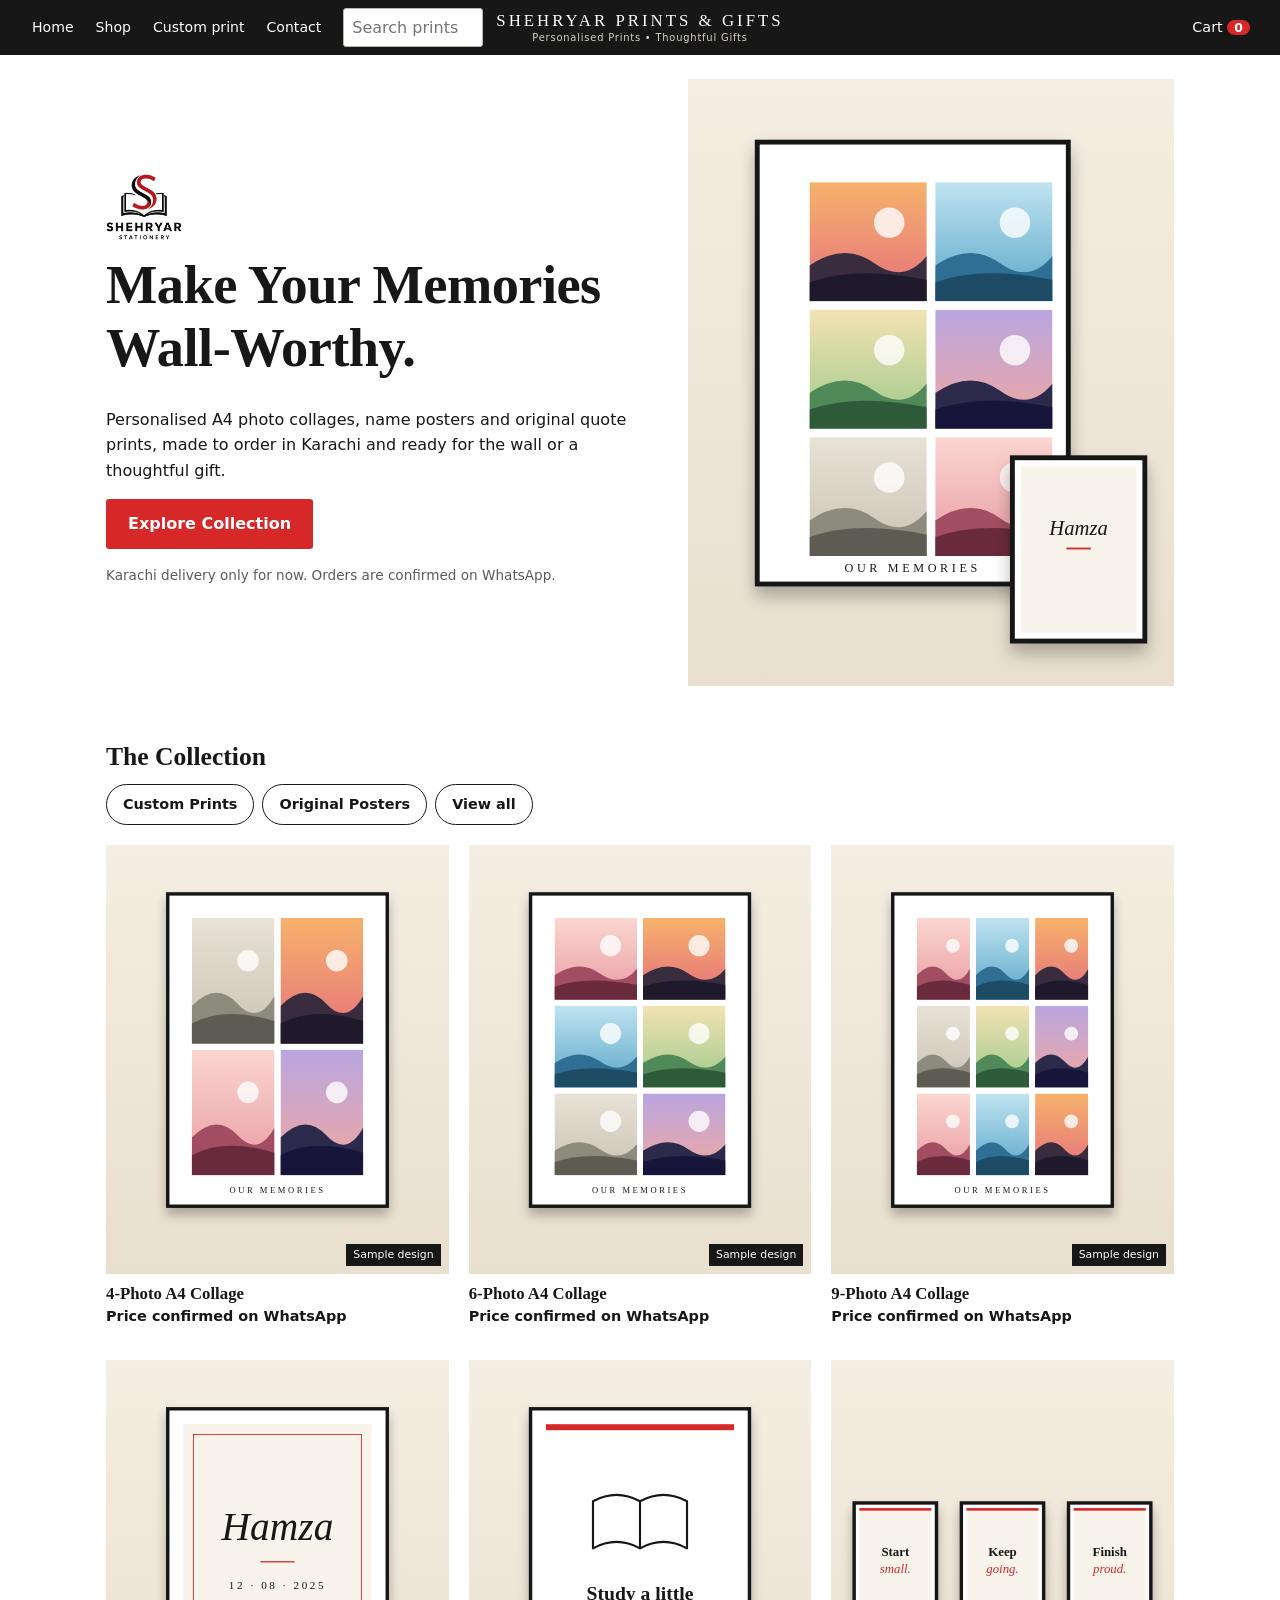
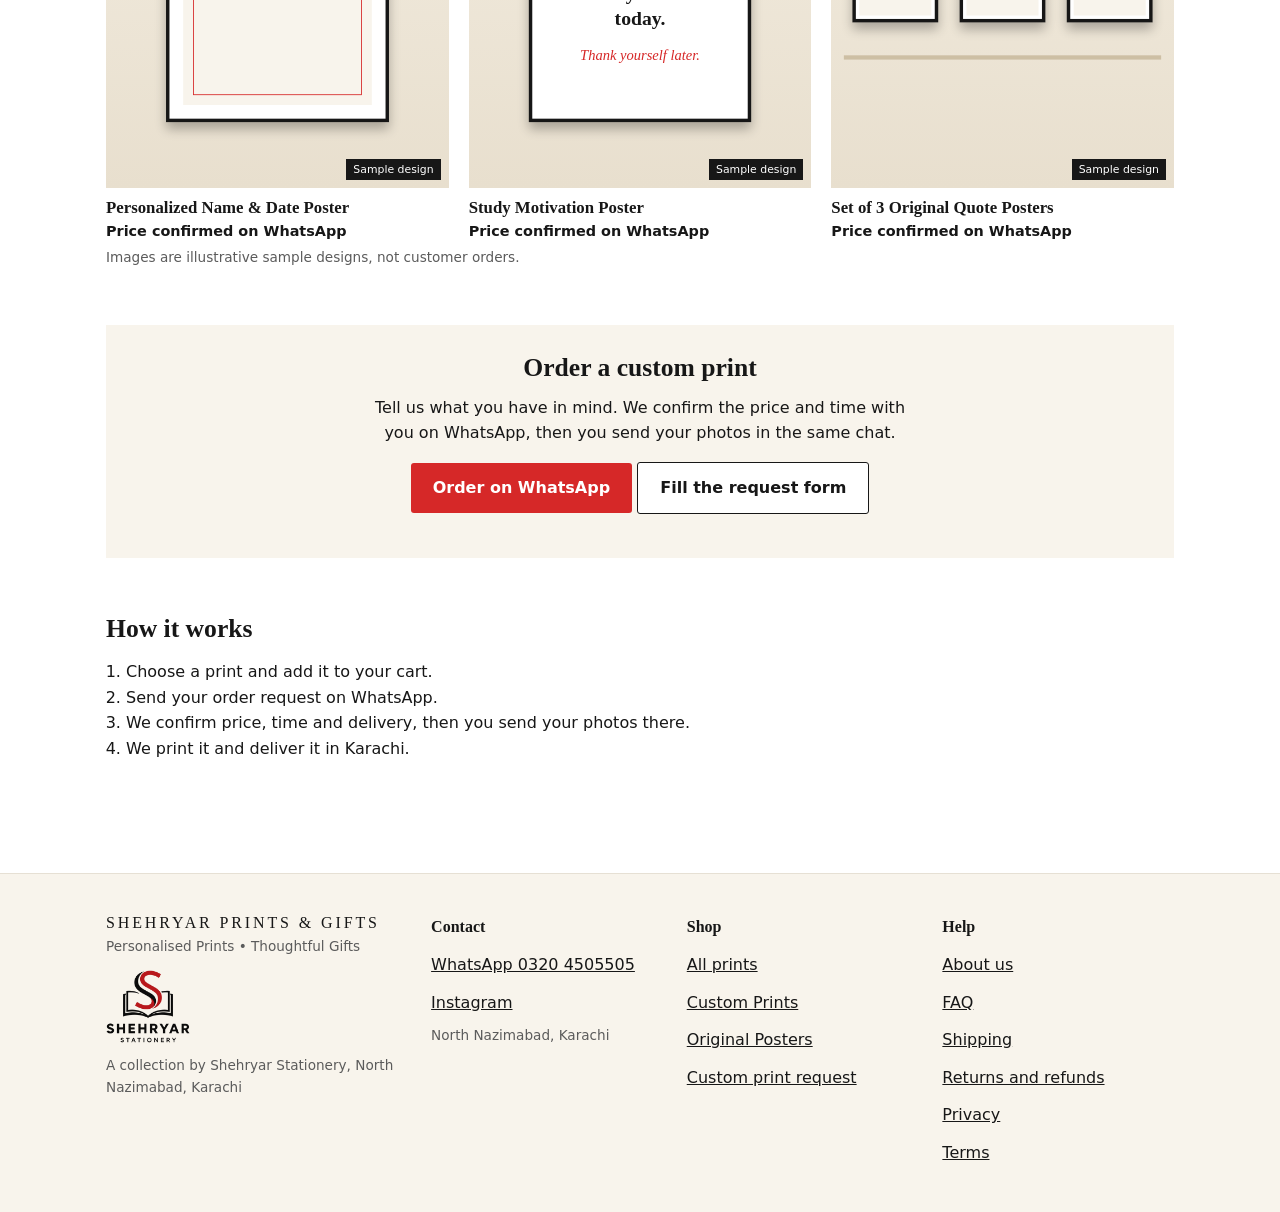
<file: index.html>
<!doctype html>
<html lang="en"><head><meta charset="utf-8"><meta name="viewport" content="width=device-width,initial-scale=1"><title>Shehryar Prints &amp; Gifts | Shehryar Stationery</title><meta name="description" content="Made-to-order A4 photo collages and original quote posters in Karachi."><link rel="icon" href="logo-sm.png"><link rel="stylesheet" href="styles.css"></head>
<body data-page="home"><main id="main"><noscript>Please turn on JavaScript to use this shop.</noscript></main><script src="data.js"></script><script src="app.js"></script></body></html>
</file>
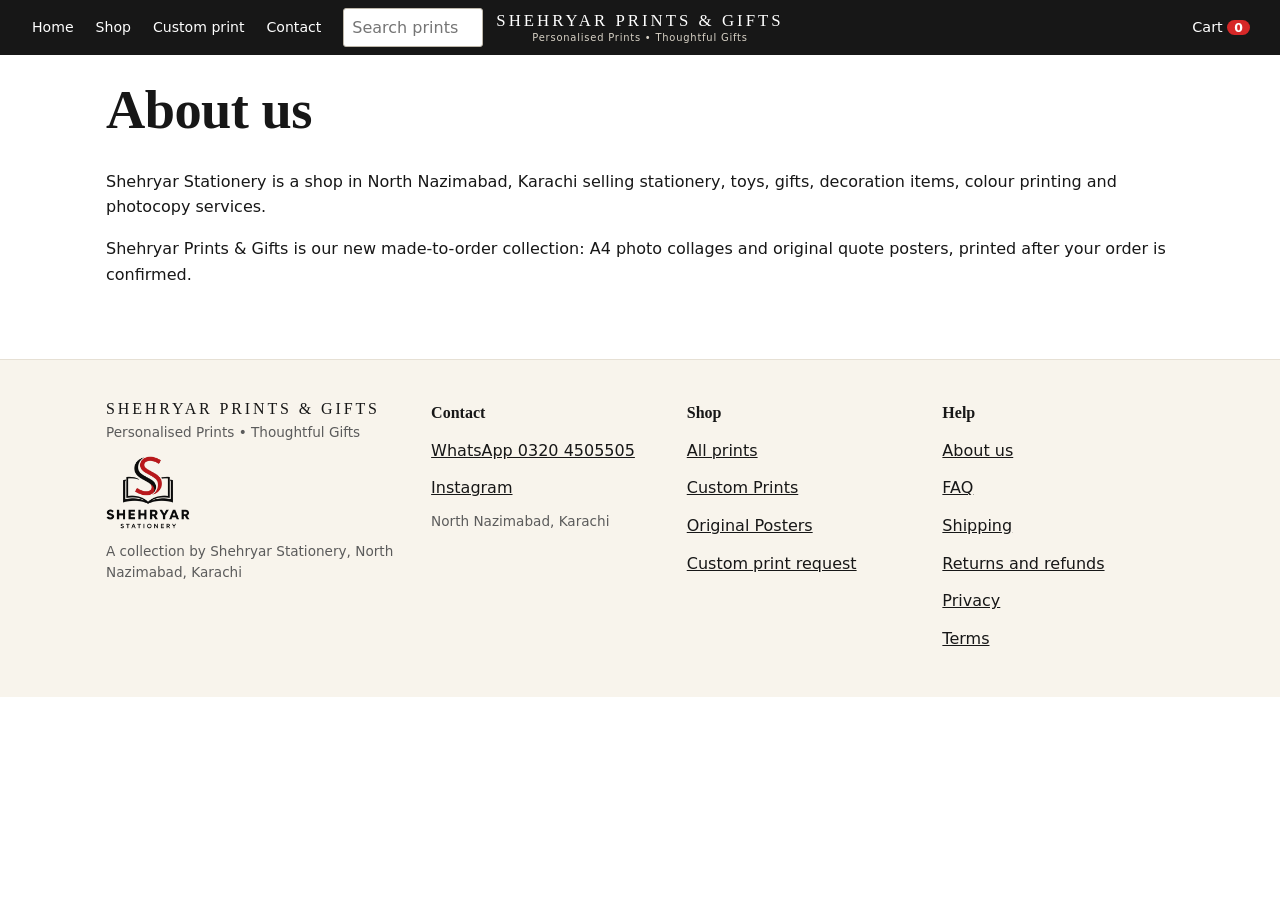
<file: about.html>
<!doctype html>
<html lang="en"><head><meta charset="utf-8"><meta name="viewport" content="width=device-width,initial-scale=1"><title>Shehryar Prints &amp; Gifts | Shehryar Stationery</title><meta name="description" content="Made-to-order A4 photo collages and original quote posters in Karachi."><link rel="icon" href="logo-sm.png"><link rel="stylesheet" href="styles.css"></head>
<body data-page="about"><main id="main"><noscript>Please turn on JavaScript to use this shop.</noscript></main><script src="data.js"></script><script src="app.js"></script></body></html>
</file>
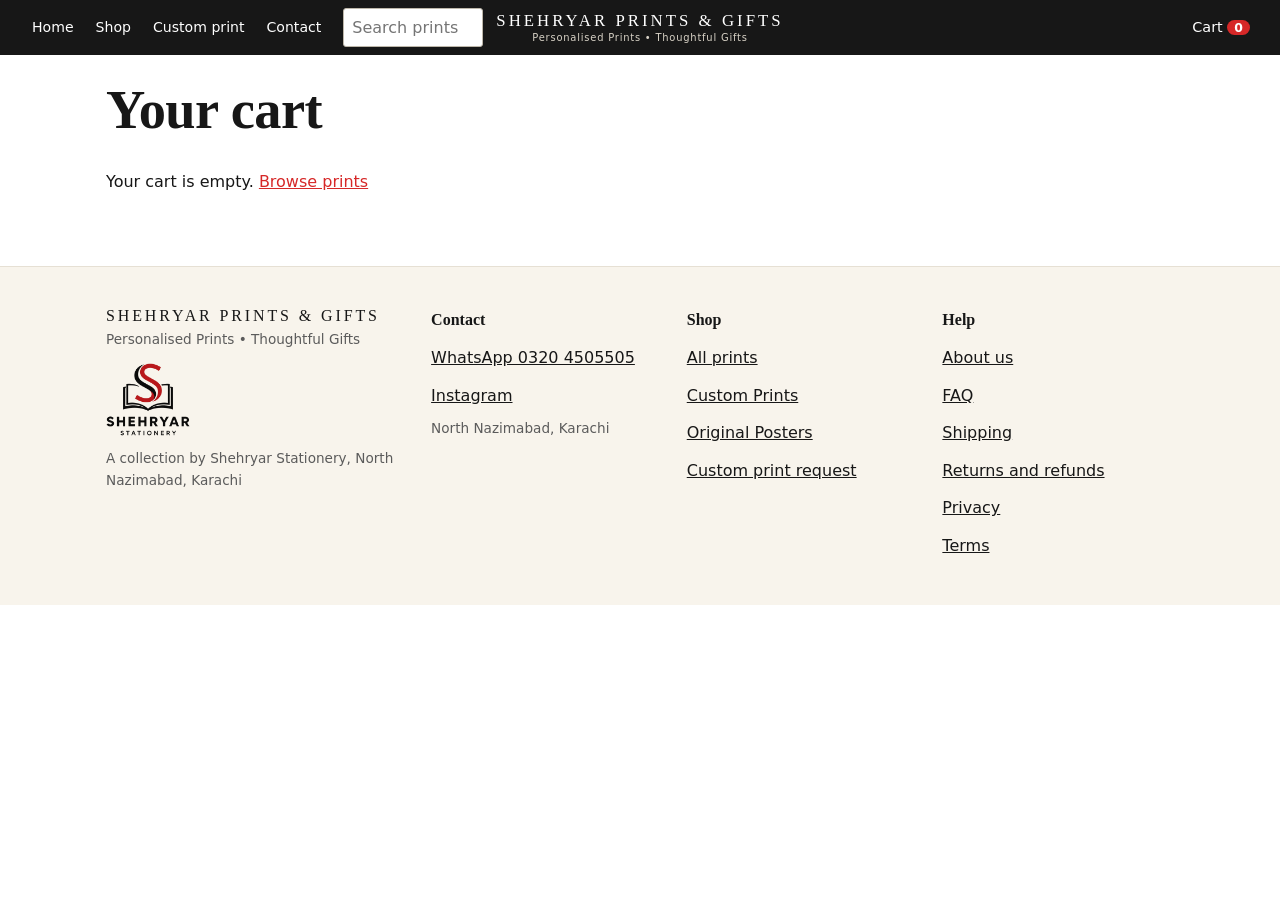
<file: cart.html>
<!doctype html>
<html lang="en"><head><meta charset="utf-8"><meta name="viewport" content="width=device-width,initial-scale=1"><title>Shehryar Prints &amp; Gifts | Shehryar Stationery</title><meta name="description" content="Made-to-order A4 photo collages and original quote posters in Karachi."><link rel="icon" href="logo-sm.png"><link rel="stylesheet" href="styles.css"></head>
<body data-page="cart"><main id="main"><noscript>Please turn on JavaScript to use this shop.</noscript></main><script src="data.js"></script><script src="app.js"></script></body></html>
</file>
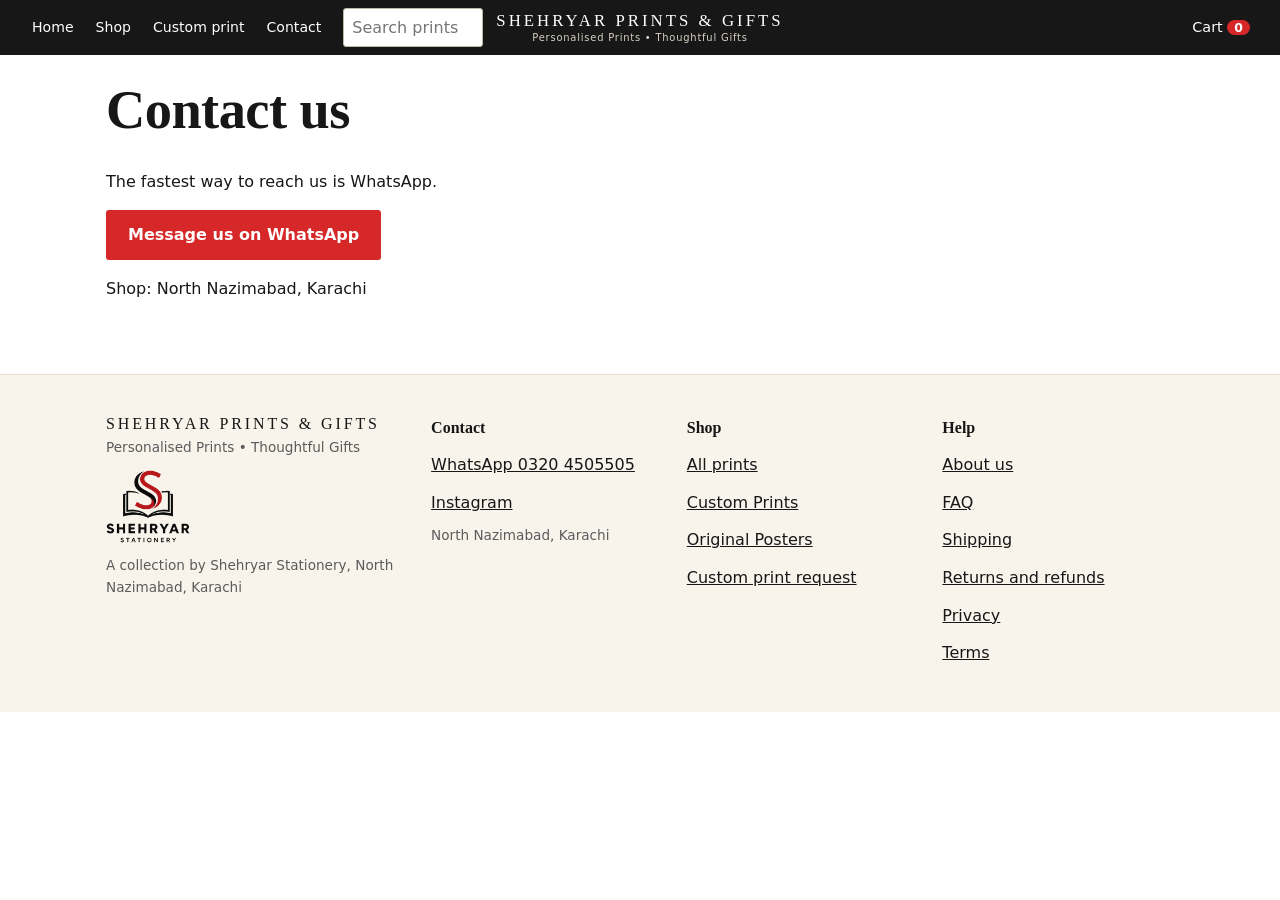
<file: contact.html>
<!doctype html>
<html lang="en"><head><meta charset="utf-8"><meta name="viewport" content="width=device-width,initial-scale=1"><title>Shehryar Prints &amp; Gifts | Shehryar Stationery</title><meta name="description" content="Made-to-order A4 photo collages and original quote posters in Karachi."><link rel="icon" href="logo-sm.png"><link rel="stylesheet" href="styles.css"></head>
<body data-page="contact"><main id="main"><noscript>Please turn on JavaScript to use this shop.</noscript></main><script src="data.js"></script><script src="app.js"></script></body></html>
</file>
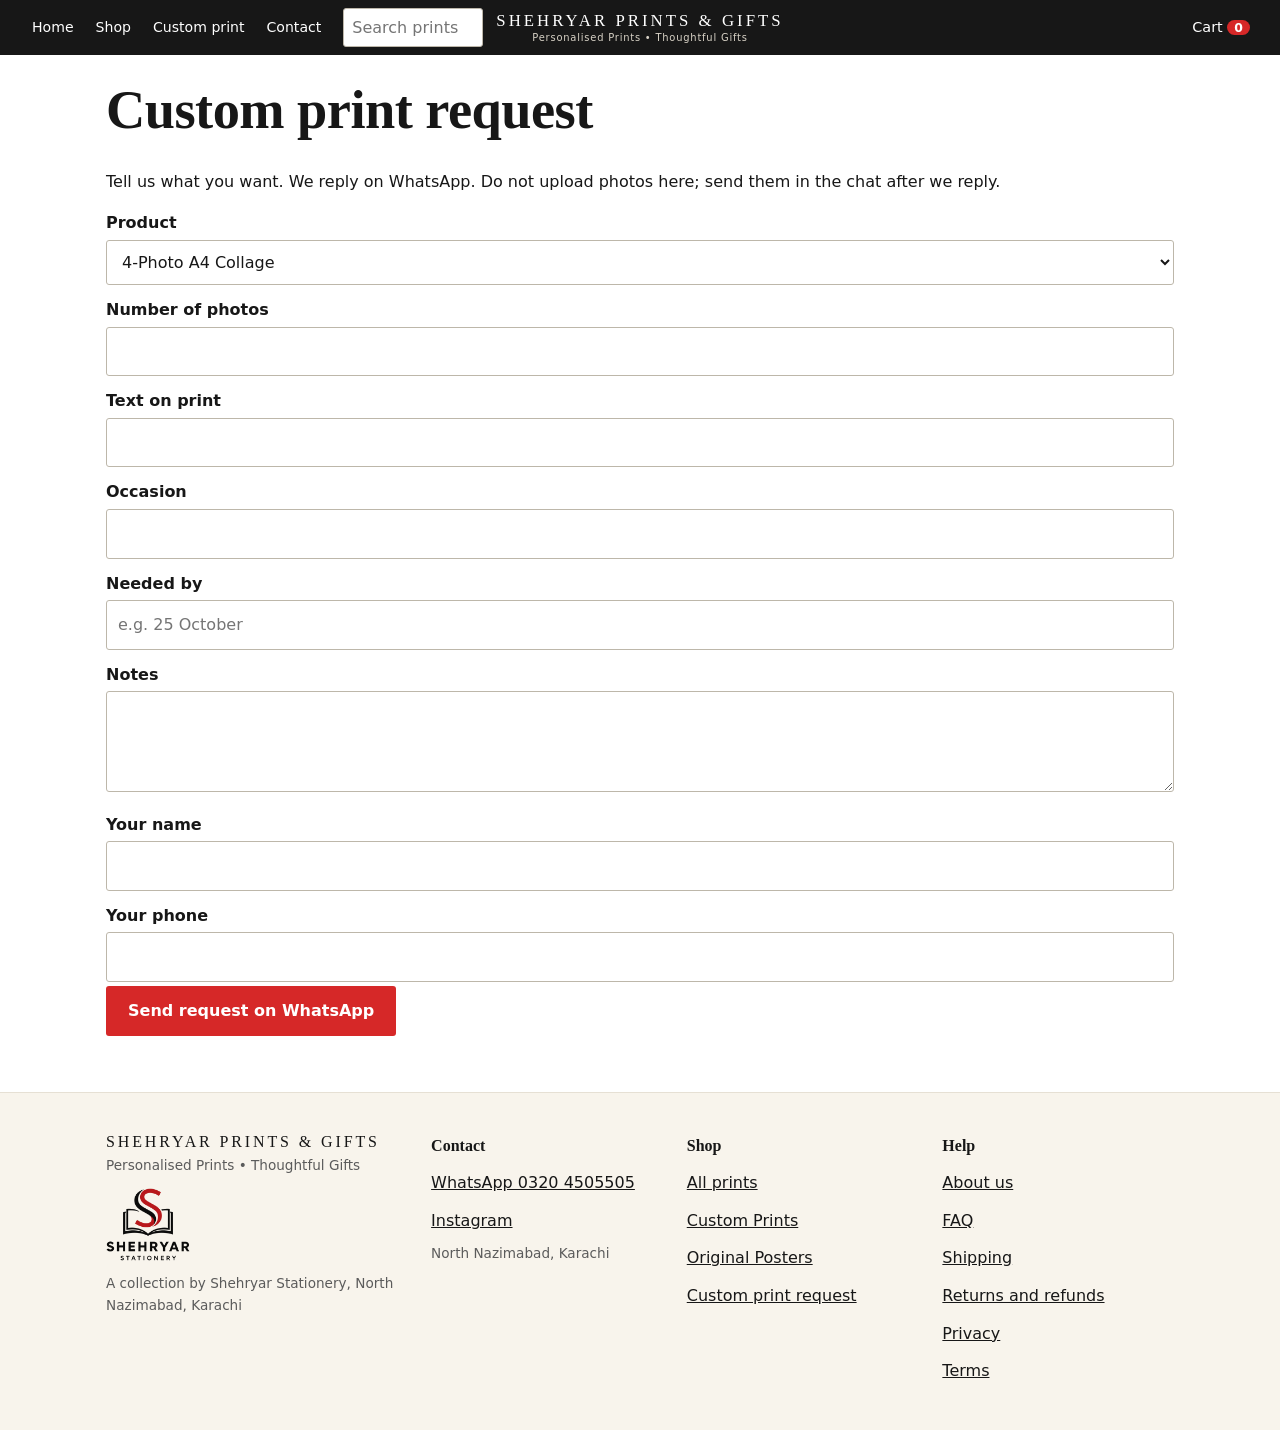
<file: custom.html>
<!doctype html>
<html lang="en"><head><meta charset="utf-8"><meta name="viewport" content="width=device-width,initial-scale=1"><title>Shehryar Prints &amp; Gifts | Shehryar Stationery</title><meta name="description" content="Made-to-order A4 photo collages and original quote posters in Karachi."><link rel="icon" href="logo-sm.png"><link rel="stylesheet" href="styles.css"></head>
<body data-page="custom"><main id="main"><noscript>Please turn on JavaScript to use this shop.</noscript></main><script src="data.js"></script><script src="app.js"></script></body></html>
</file>
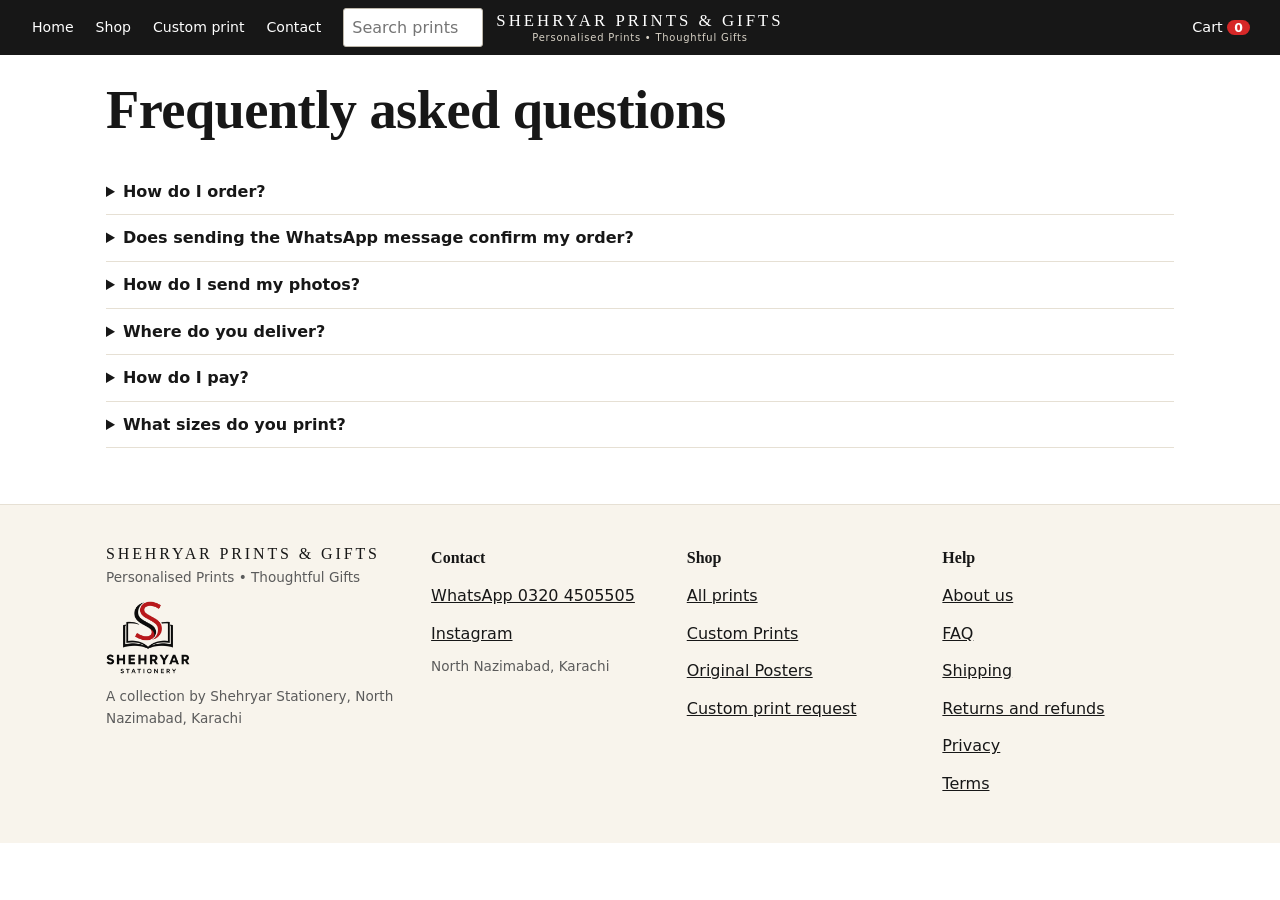
<file: faq.html>
<!doctype html>
<html lang="en"><head><meta charset="utf-8"><meta name="viewport" content="width=device-width,initial-scale=1"><title>Shehryar Prints &amp; Gifts | Shehryar Stationery</title><meta name="description" content="Made-to-order A4 photo collages and original quote posters in Karachi."><link rel="icon" href="logo-sm.png"><link rel="stylesheet" href="styles.css"></head>
<body data-page="faq"><main id="main"><noscript>Please turn on JavaScript to use this shop.</noscript></main><script src="data.js"></script><script src="app.js"></script></body></html>
</file>
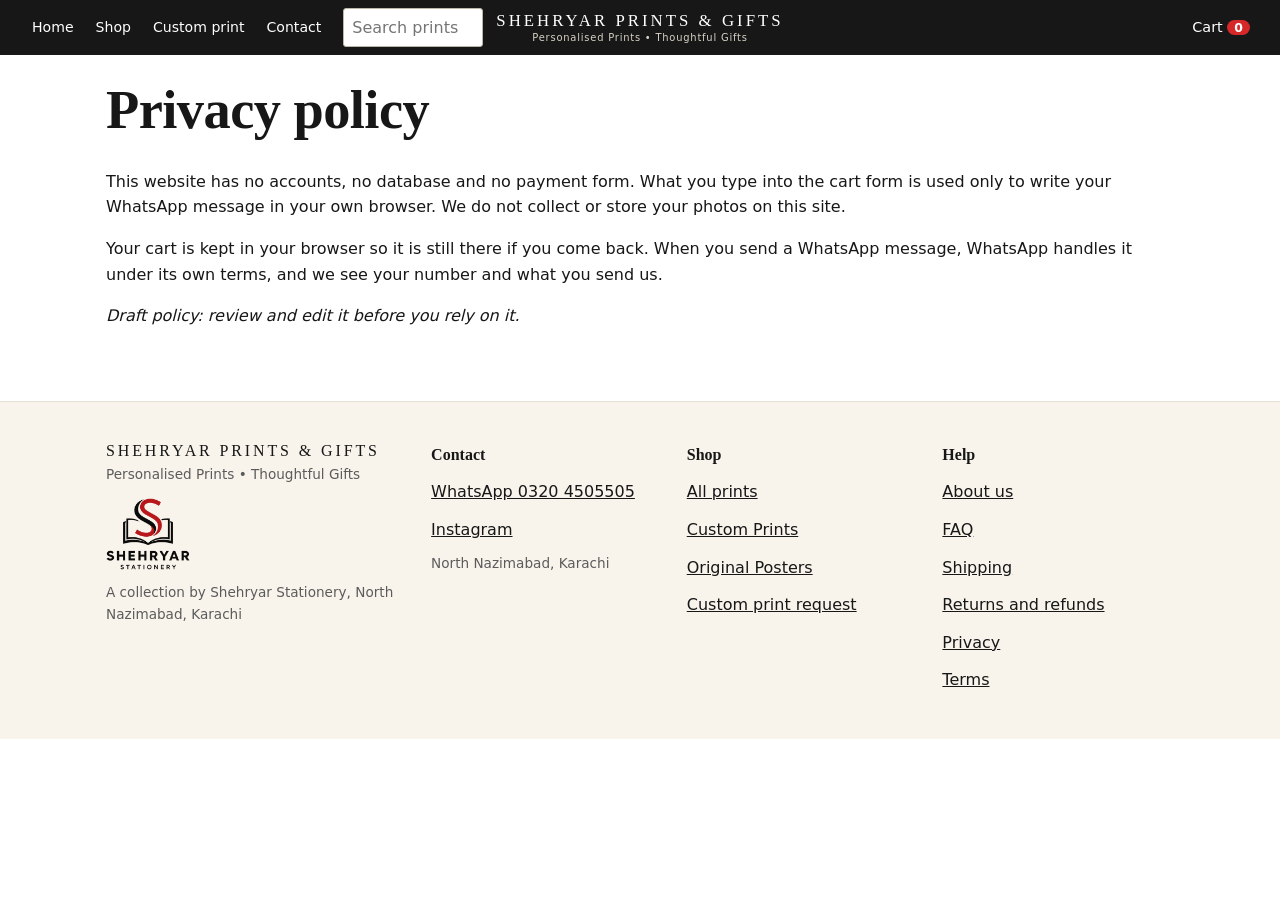
<file: privacy.html>
<!doctype html>
<html lang="en"><head><meta charset="utf-8"><meta name="viewport" content="width=device-width,initial-scale=1"><title>Shehryar Prints &amp; Gifts | Shehryar Stationery</title><meta name="description" content="Made-to-order A4 photo collages and original quote posters in Karachi."><link rel="icon" href="logo-sm.png"><link rel="stylesheet" href="styles.css"></head>
<body data-page="privacy"><main id="main"><noscript>Please turn on JavaScript to use this shop.</noscript></main><script src="data.js"></script><script src="app.js"></script></body></html>
</file>
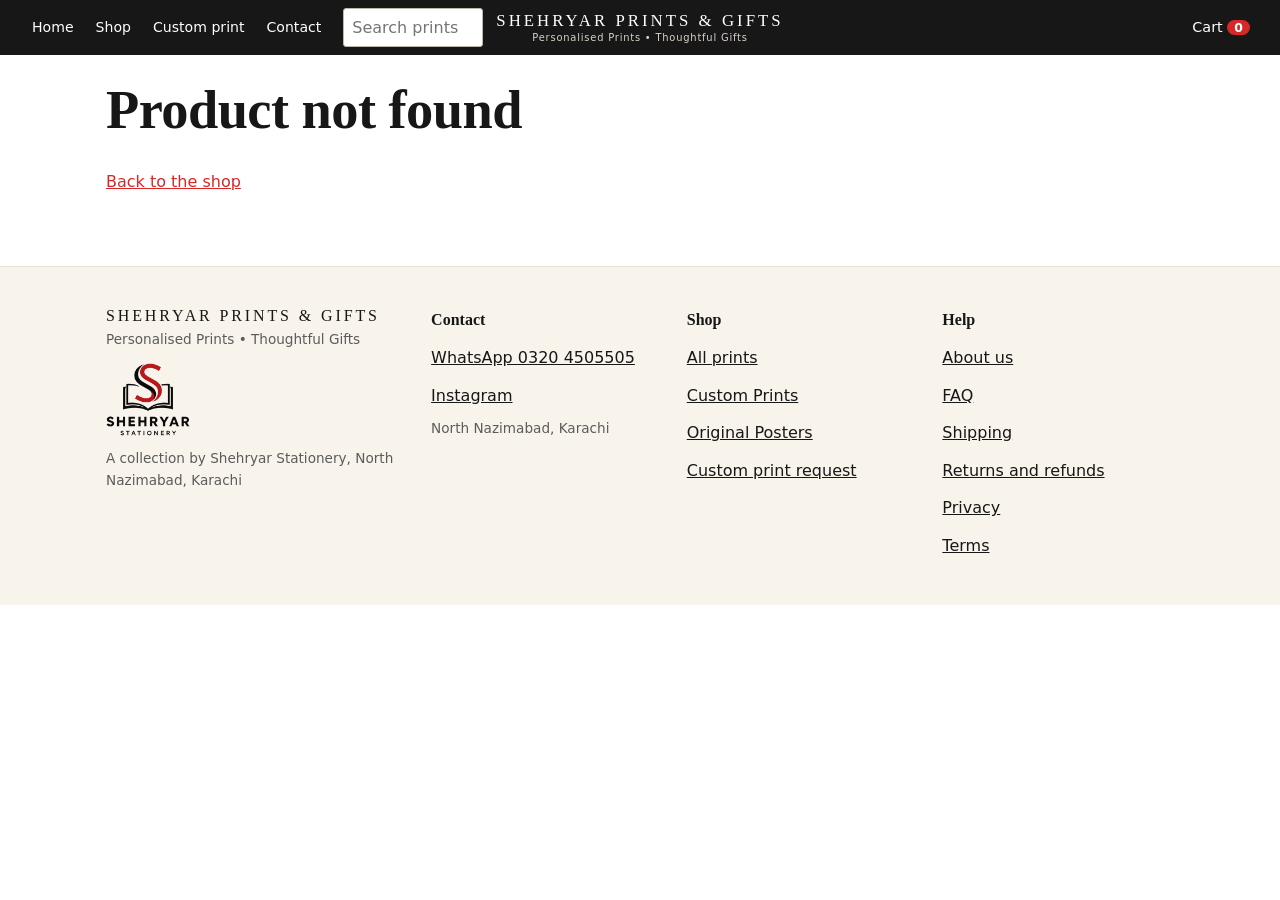
<file: product.html>
<!doctype html>
<html lang="en"><head><meta charset="utf-8"><meta name="viewport" content="width=device-width,initial-scale=1"><title>Shehryar Prints &amp; Gifts | Shehryar Stationery</title><meta name="description" content="Made-to-order A4 photo collages and original quote posters in Karachi."><link rel="icon" href="logo-sm.png"><link rel="stylesheet" href="styles.css"></head>
<body data-page="product"><main id="main"><noscript>Please turn on JavaScript to use this shop.</noscript></main><script src="data.js"></script><script src="app.js"></script></body></html>
</file>
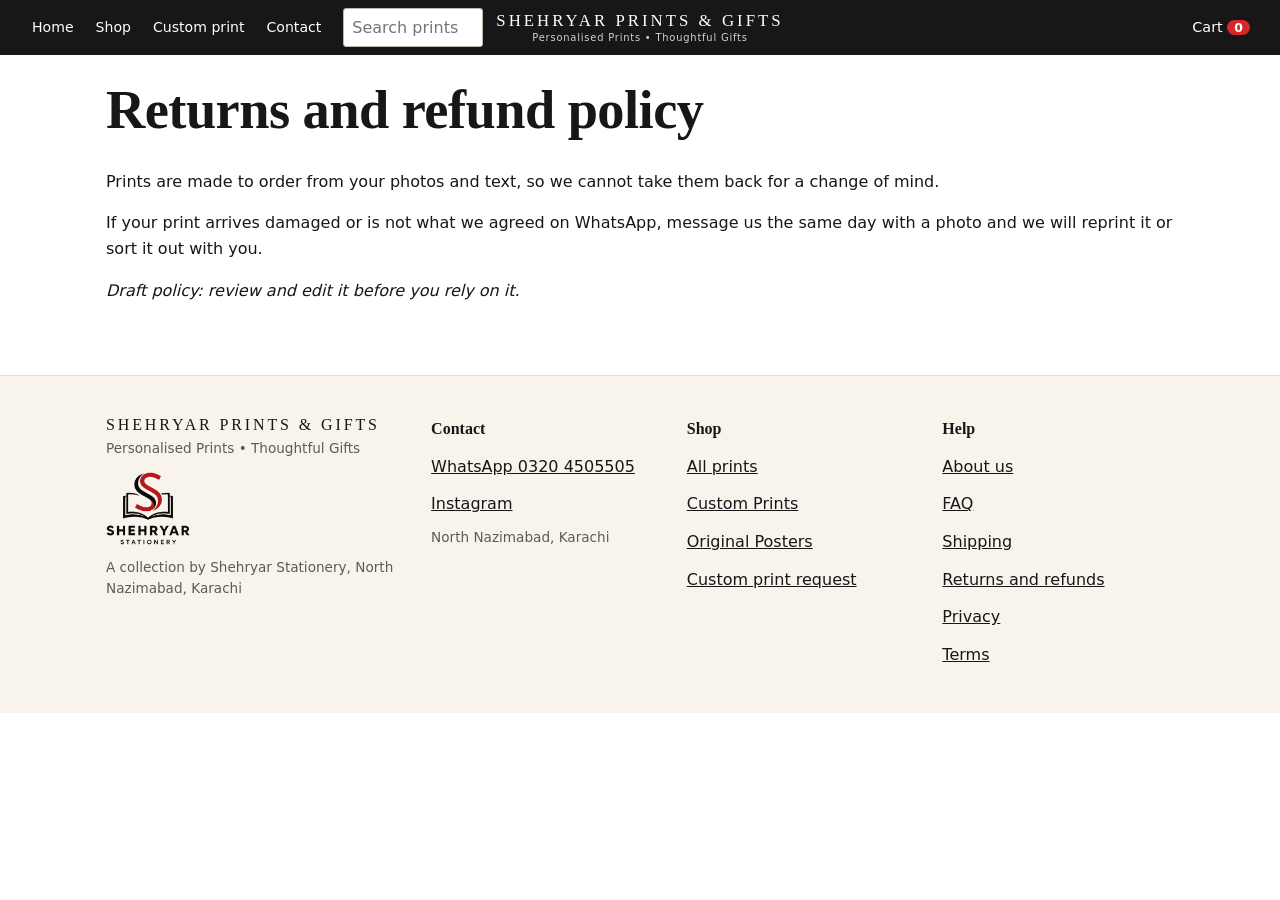
<file: returns.html>
<!doctype html>
<html lang="en"><head><meta charset="utf-8"><meta name="viewport" content="width=device-width,initial-scale=1"><title>Shehryar Prints &amp; Gifts | Shehryar Stationery</title><meta name="description" content="Made-to-order A4 photo collages and original quote posters in Karachi."><link rel="icon" href="logo-sm.png"><link rel="stylesheet" href="styles.css"></head>
<body data-page="returns"><main id="main"><noscript>Please turn on JavaScript to use this shop.</noscript></main><script src="data.js"></script><script src="app.js"></script></body></html>
</file>
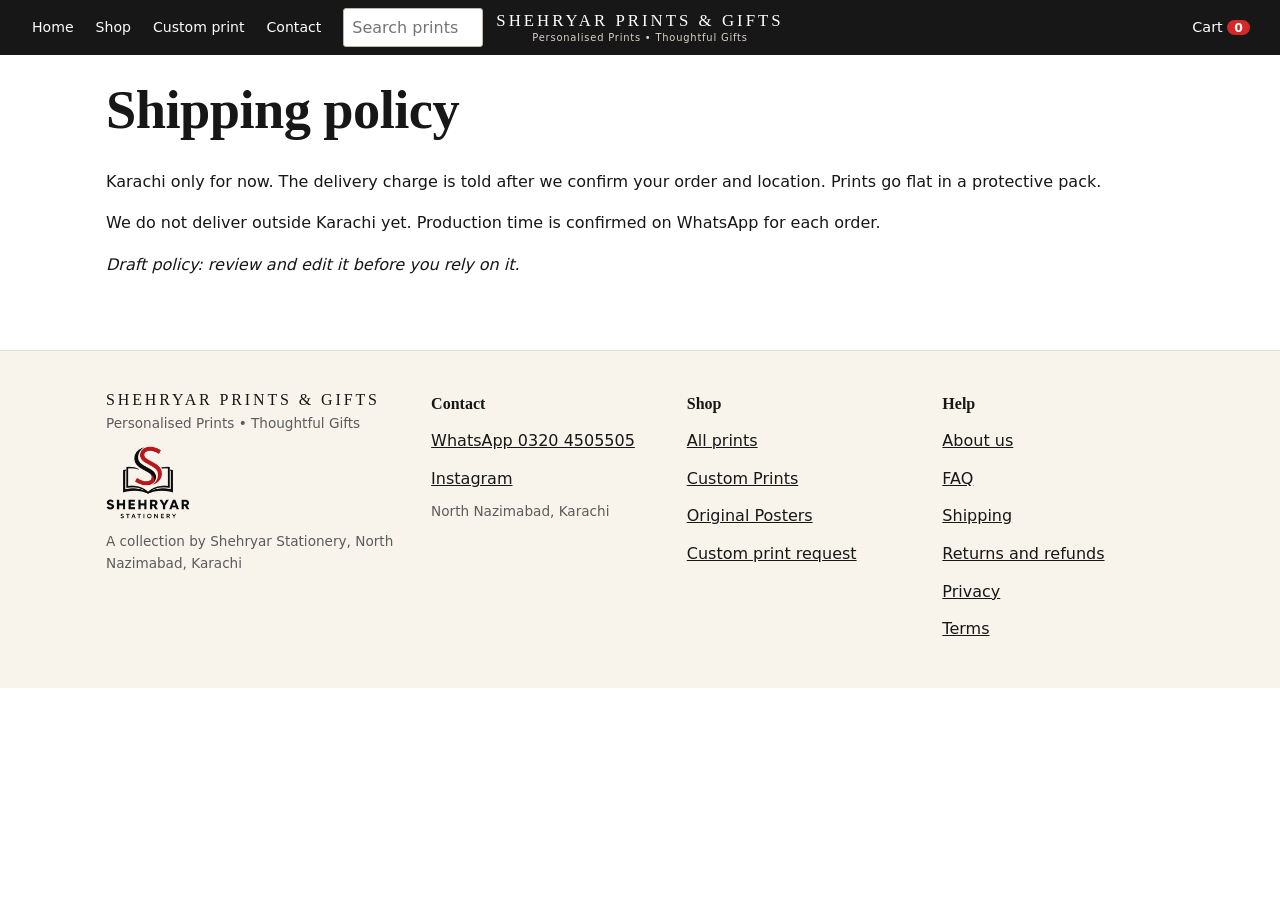
<file: shipping.html>
<!doctype html>
<html lang="en"><head><meta charset="utf-8"><meta name="viewport" content="width=device-width,initial-scale=1"><title>Shehryar Prints &amp; Gifts | Shehryar Stationery</title><meta name="description" content="Made-to-order A4 photo collages and original quote posters in Karachi."><link rel="icon" href="logo-sm.png"><link rel="stylesheet" href="styles.css"></head>
<body data-page="shipping"><main id="main"><noscript>Please turn on JavaScript to use this shop.</noscript></main><script src="data.js"></script><script src="app.js"></script></body></html>
</file>
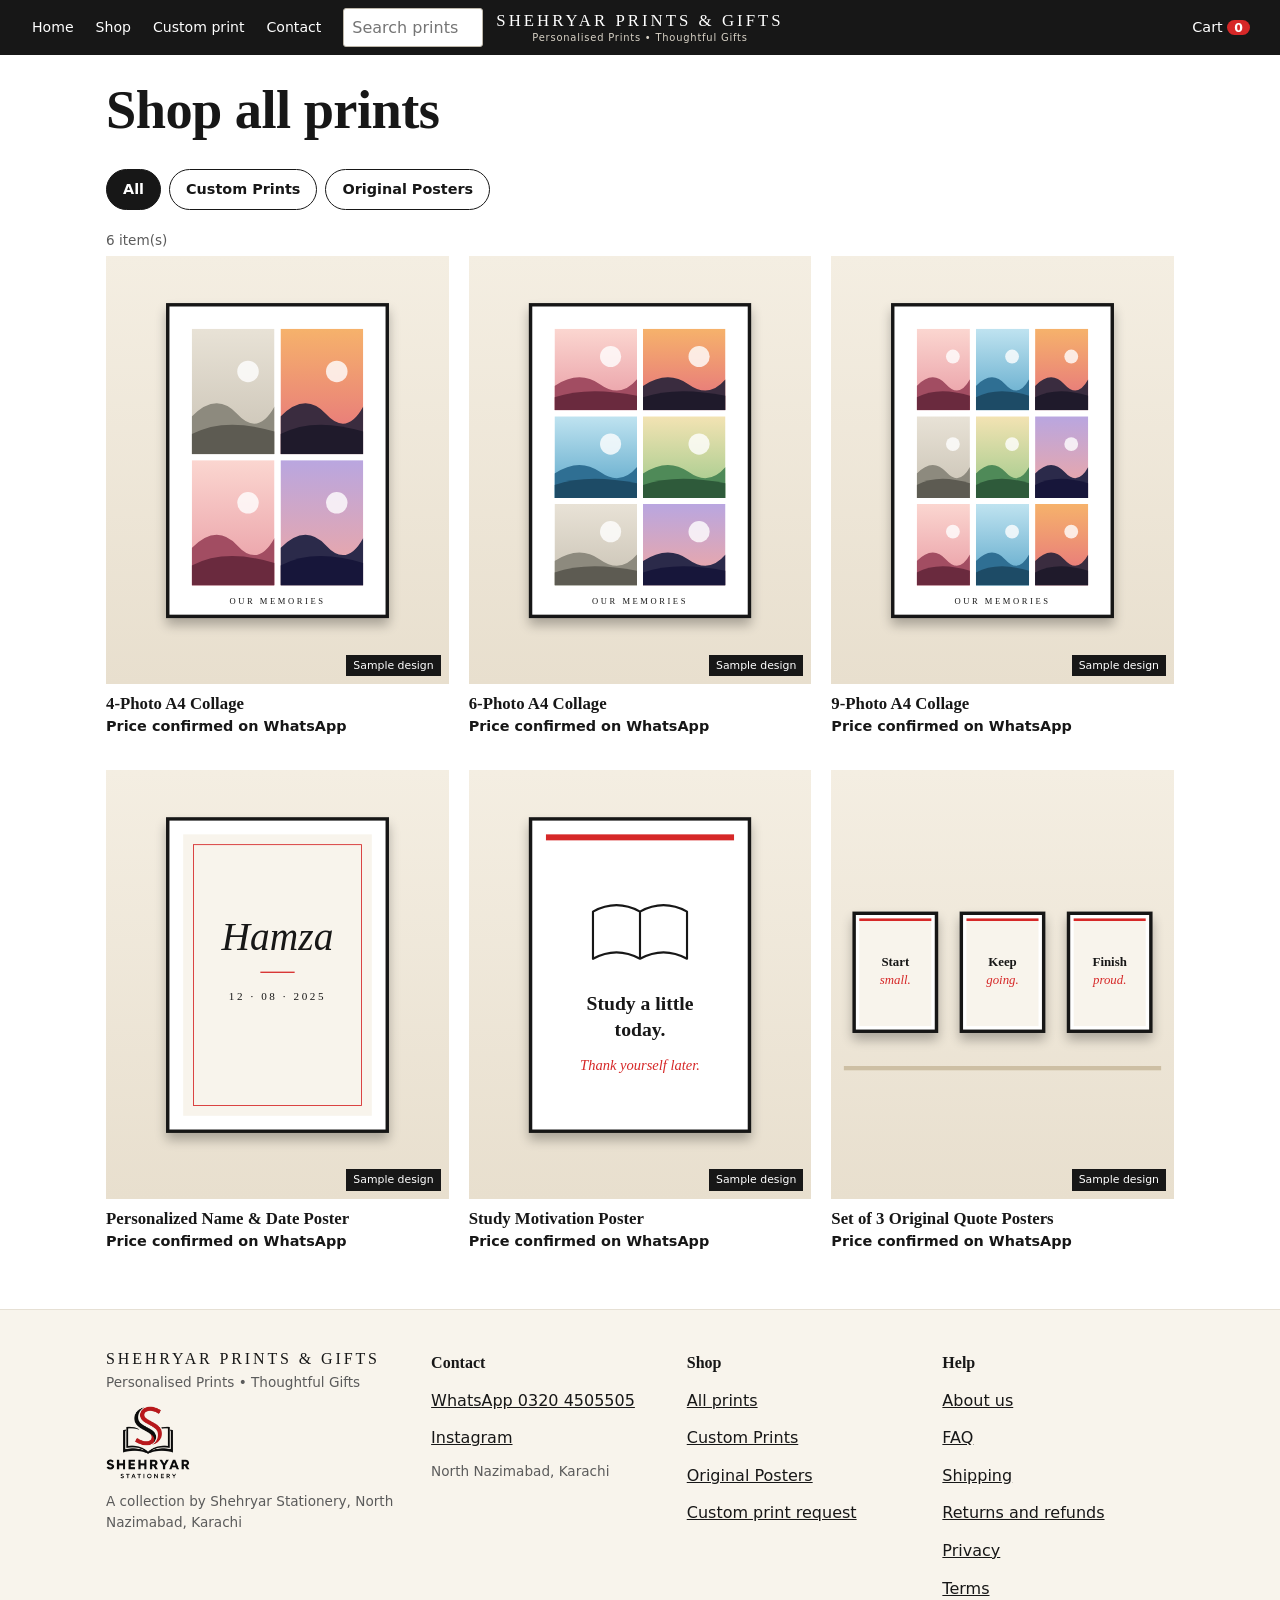
<file: shop.html>
<!doctype html>
<html lang="en"><head><meta charset="utf-8"><meta name="viewport" content="width=device-width,initial-scale=1"><title>Shehryar Prints &amp; Gifts | Shehryar Stationery</title><meta name="description" content="Made-to-order A4 photo collages and original quote posters in Karachi."><link rel="icon" href="logo-sm.png"><link rel="stylesheet" href="styles.css"></head>
<body data-page="shop"><main id="main"><noscript>Please turn on JavaScript to use this shop.</noscript></main><script src="data.js"></script><script src="app.js"></script></body></html>
</file>
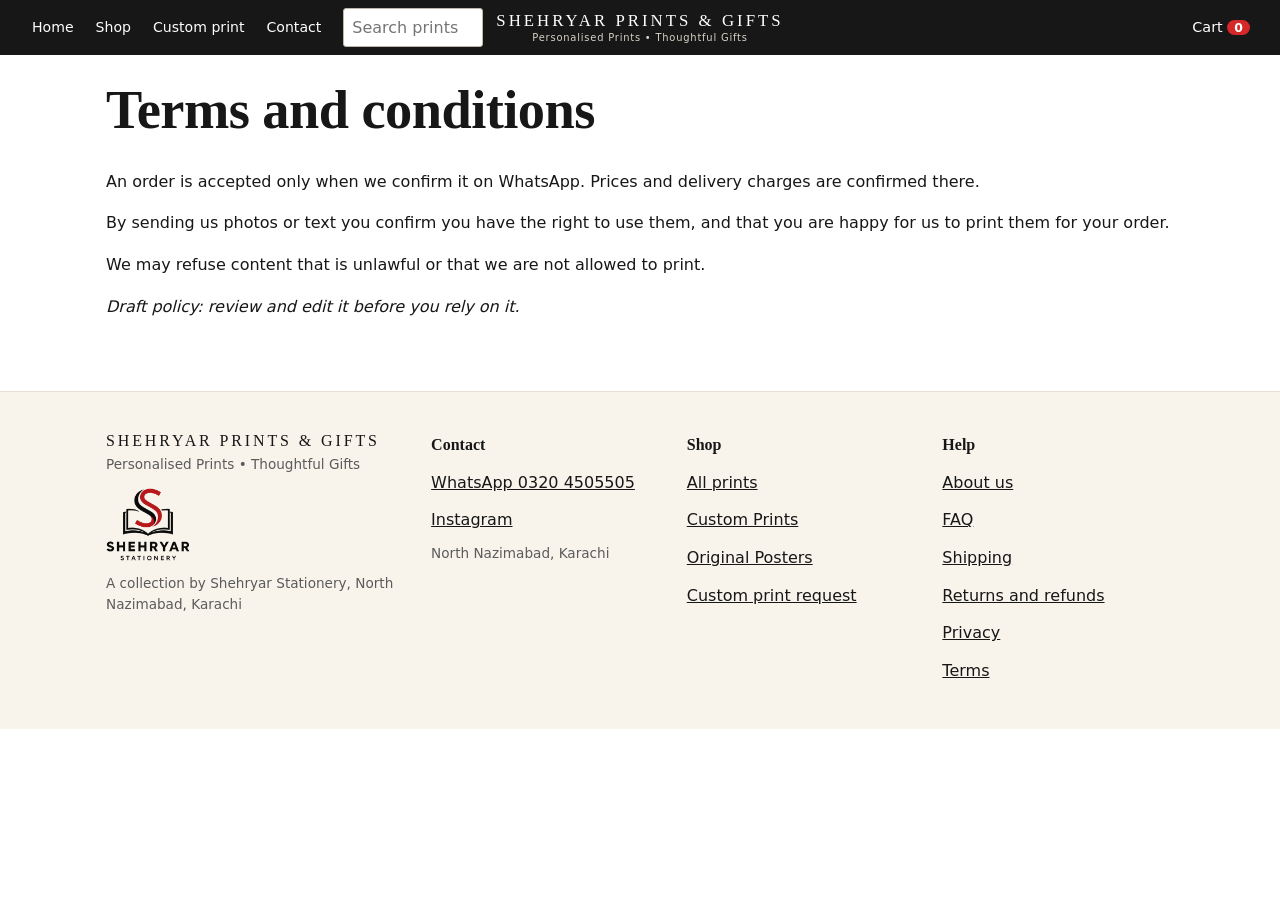
<file: terms.html>
<!doctype html>
<html lang="en"><head><meta charset="utf-8"><meta name="viewport" content="width=device-width,initial-scale=1"><title>Shehryar Prints &amp; Gifts | Shehryar Stationery</title><meta name="description" content="Made-to-order A4 photo collages and original quote posters in Karachi."><link rel="icon" href="logo-sm.png"><link rel="stylesheet" href="styles.css"></head>
<body data-page="terms"><main id="main"><noscript>Please turn on JavaScript to use this shop.</noscript></main><script src="data.js"></script><script src="app.js"></script></body></html>
</file>
<file: styles.css>
:root{--red:#D62828;--ink:#171717;--cream:#F8F4EC;--line:#e6e0d4;--muted:#5b5b5b;--serif:Georgia,"Times New Roman",serif}
*{box-sizing:border-box}
html{-webkit-text-size-adjust:100%}
body{margin:0;font:16px/1.6 system-ui,-apple-system,"Segoe UI",Roboto,sans-serif;color:var(--ink);background:#fff}
img,svg{max-width:100%;height:auto;display:block}
a{color:var(--red)}
h1,h2,h3{font-family:var(--serif);font-weight:700;line-height:1.15;margin:0 0 .5em}
h1{font-size:clamp(2rem,8vw,3.4rem);letter-spacing:-.01em}h2{font-size:1.6rem}h3{font-size:1.05rem;font-weight:600}
main{max-width:1100px;margin:0 auto;padding:24px 16px 56px}
section{margin:0 0 56px}
.cream{background:var(--cream);padding:28px 20px}
.skip{position:absolute;left:-999px}.skip:focus{left:8px;top:8px;background:#fff;padding:8px;z-index:20}
.top{position:sticky;top:0;z-index:10;background:var(--ink);color:#fff;display:grid;grid-template-columns:44px 1fr auto;align-items:center;gap:0 8px;padding:6px 10px;min-height:52px}
.menu{background:none;border:0;width:44px;height:44px;display:flex;flex-direction:column;justify-content:center;gap:5px;padding:0 10px;cursor:pointer}
.menu i{display:block;height:2px;background:#fff}
.wordmark{text-align:center;color:#fff;text-decoration:none;min-width:0}
.wordmark b{display:block;font:400 clamp(.6rem,3vw,1.05rem)/1.25 var(--serif);letter-spacing:.12em;text-wrap:balance}
.wordmark small{display:block;font-size:.62rem;letter-spacing:.08em;color:#d8d2c6;line-height:1.3}
.cartlink{color:#fff;text-decoration:none;font-size:.9rem;padding:10px 6px;justify-self:end}
.cartlink b{background:var(--red);border-radius:99px;padding:0 7px;font-size:.78rem}
.top nav{grid-column:1/-1;display:none;flex-direction:column;padding:6px 0 10px}
.top.open nav{display:flex}
.top nav a{color:#fff;text-decoration:none;padding:12px 6px;border-top:1px solid #333}
.search{display:flex;gap:6px;padding-top:8px}.search input{flex:1;min-width:0}
input,select,textarea{width:100%;font:inherit;padding:11px;border:1.5px solid #bdb7aa;border-radius:3px;background:#fff;color:var(--ink)}
button{font:inherit}
label{display:block;font-weight:600;margin:12px 0 4px}
label input,label select,label textarea{margin-top:4px;font-weight:400}
:focus-visible{outline:3px solid var(--red);outline-offset:2px}
.btn,.search button,.q button{display:inline-block;background:var(--red);color:#fff;border:0;border-radius:3px;padding:12px 22px;font-weight:700;text-decoration:none;cursor:pointer;min-height:44px}
.btn.alt{background:#fff;color:var(--ink);border:1.5px solid var(--ink)}
.search button{background:#fff;color:var(--ink);padding:8px 14px;min-height:40px}
.hero{display:grid;gap:24px;align-items:center}
.mark{margin-bottom:14px}
.hi img,.sheet img{width:100%;height:auto;aspect-ratio:4/5;object-fit:cover}
.sheet{position:relative;background:var(--cream)}
.sheet.big{max-width:420px;width:100%}
.tag{position:absolute;right:8px;bottom:8px;background:var(--ink);color:#fff;font-size:.68rem;padding:2px 7px}
.grid{display:grid;grid-template-columns:repeat(2,minmax(0,1fr));gap:20px 12px}
.card{color:var(--ink);text-decoration:none;min-width:0}
.card h3{margin:10px 0 2px}
.price{font-weight:600;margin:0;font-size:.9rem}
.small{font-size:.85rem;color:var(--muted);margin:4px 0}
.chips{display:flex;flex-wrap:wrap;gap:8px;margin:12px 0 20px}
.chips a{border:1px solid var(--ink);padding:8px 16px;border-radius:99px;text-decoration:none;color:var(--ink);font-weight:600;font-size:.9rem}
.chips a.on{background:var(--ink);color:#fff}
.order{text-align:center}.order p{max-width:560px;margin:0 auto 16px}
.steps{padding-left:20px;max-width:620px}
.pdp{display:grid;gap:28px}
.facts{padding-left:18px;font-size:.92rem}
.err{color:#a50f0f;font-size:.88rem;display:block}
.line{display:grid;grid-template-columns:1fr auto;gap:8px;padding:14px 0;border-bottom:1px solid var(--line)}
.q{display:flex;gap:6px;align-items:center;flex-wrap:wrap}.q button{padding:6px 12px}
.sum{background:var(--cream);padding:16px;margin:16px 0}
details{border-bottom:1px solid var(--line);padding:10px 0}summary{font-weight:700;cursor:pointer}
footer{background:var(--cream);border-top:1px solid var(--line);padding:32px 16px;display:grid;gap:24px}
footer>div{max-width:1100px;width:100%;margin:0 auto}
footer a{display:block;color:var(--ink);padding:6px 0}footer h4{margin:0 0 6px;font-family:var(--serif)}
.wm{font:400 1rem var(--serif);letter-spacing:.18em;margin:0}.fb img{margin:12px 0}
@media(min-width:980px){
.top{grid-template-columns:1fr auto 1fr;padding:6px 24px}.wordmark b{letter-spacing:.18em}.menu{display:none}
.wordmark{grid-column:2;grid-row:1}.cartlink{grid-column:3;grid-row:1}
.top nav{grid-column:1;grid-row:1;display:flex;flex-direction:row;align-items:center;gap:6px;padding:0}
.top nav a{border:0;padding:8px 8px;font-size:.88rem}.search{padding:0 0 0 8px}.search input{width:140px;padding:6px 8px}
.search button{display:none}}
@media(min-width:760px){.grid{grid-template-columns:repeat(3,minmax(0,1fr));gap:32px 20px}
.hero{grid-template-columns:1.1fr 1fr;gap:48px}.pdp{grid-template-columns:1fr 1fr}
footer{grid-template-columns:1.3fr 1fr 1fr 1fr;padding:40px calc((100% - 1100px)/2 + 16px)}footer>div{margin:0}
.line{grid-template-columns:2fr 1fr 1fr}}
@media(prefers-reduced-motion:reduce){*{transition:none!important;animation:none!important}}
</file>
